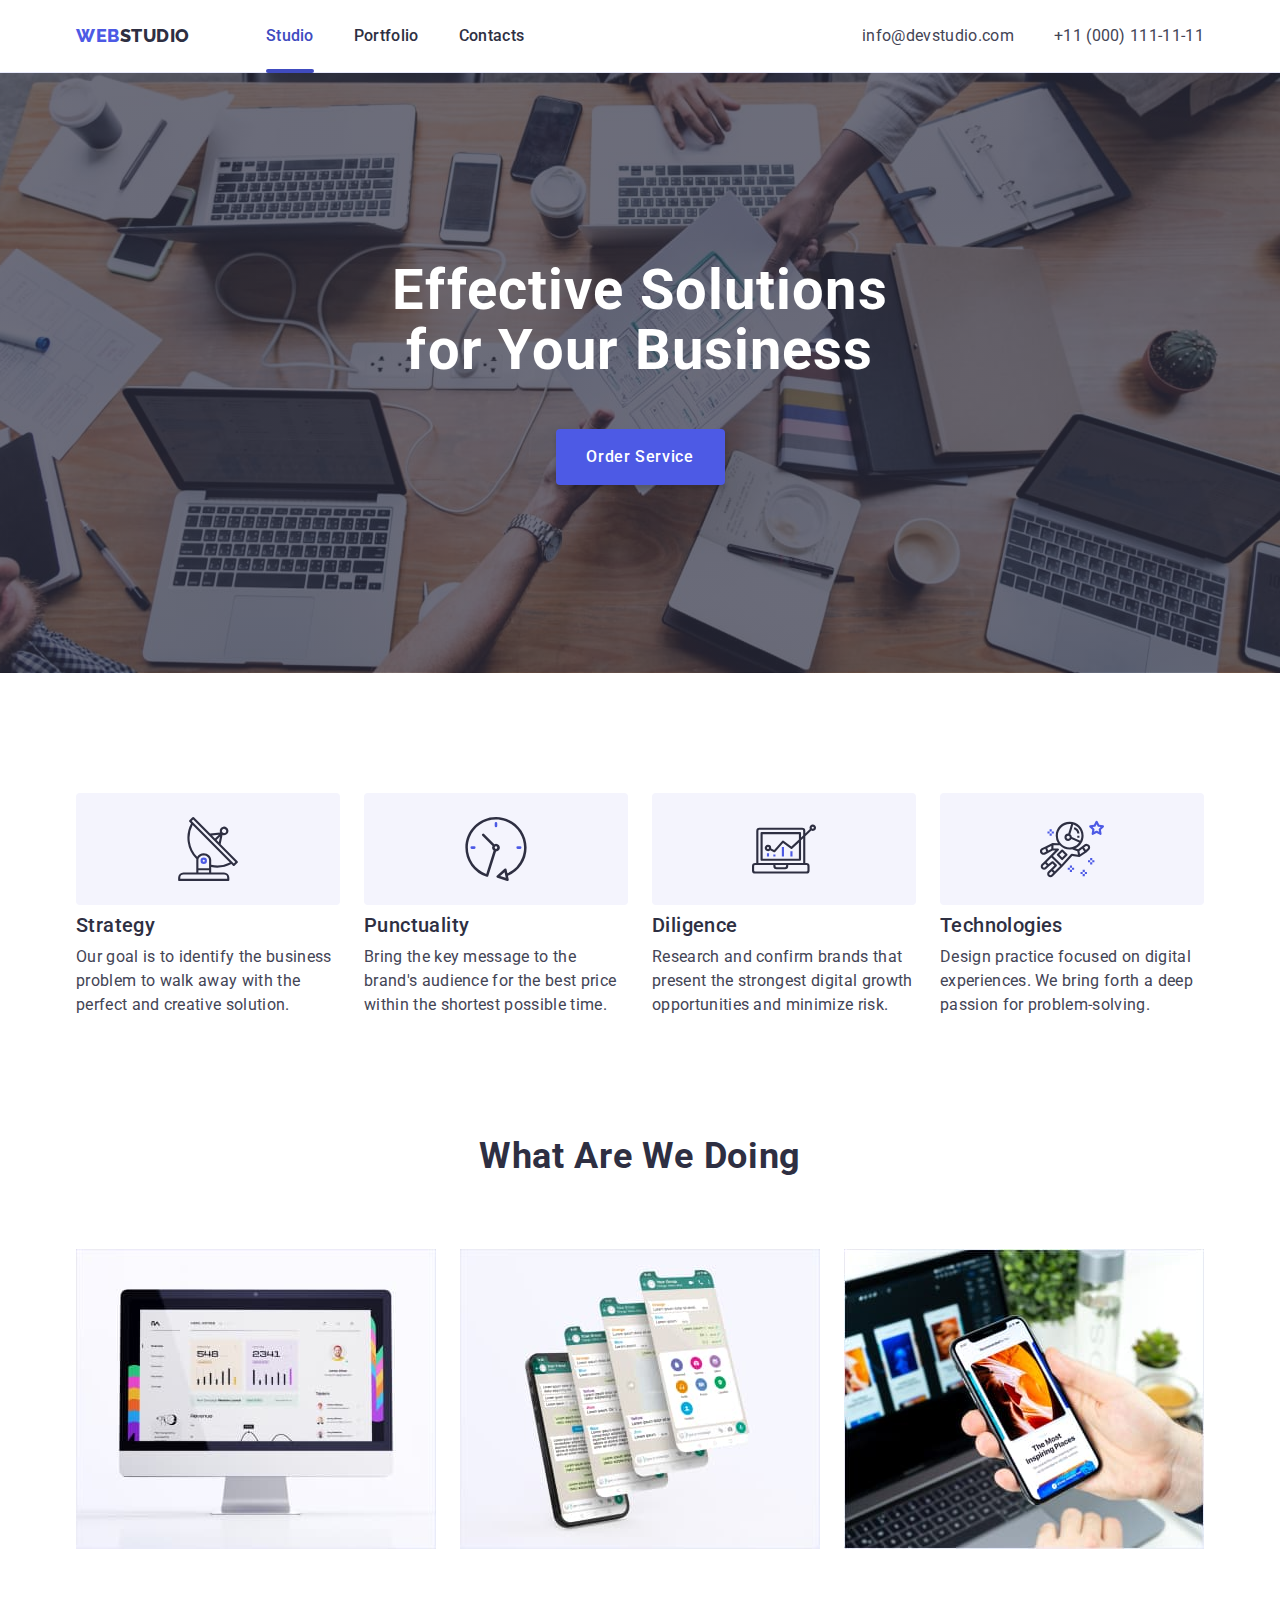
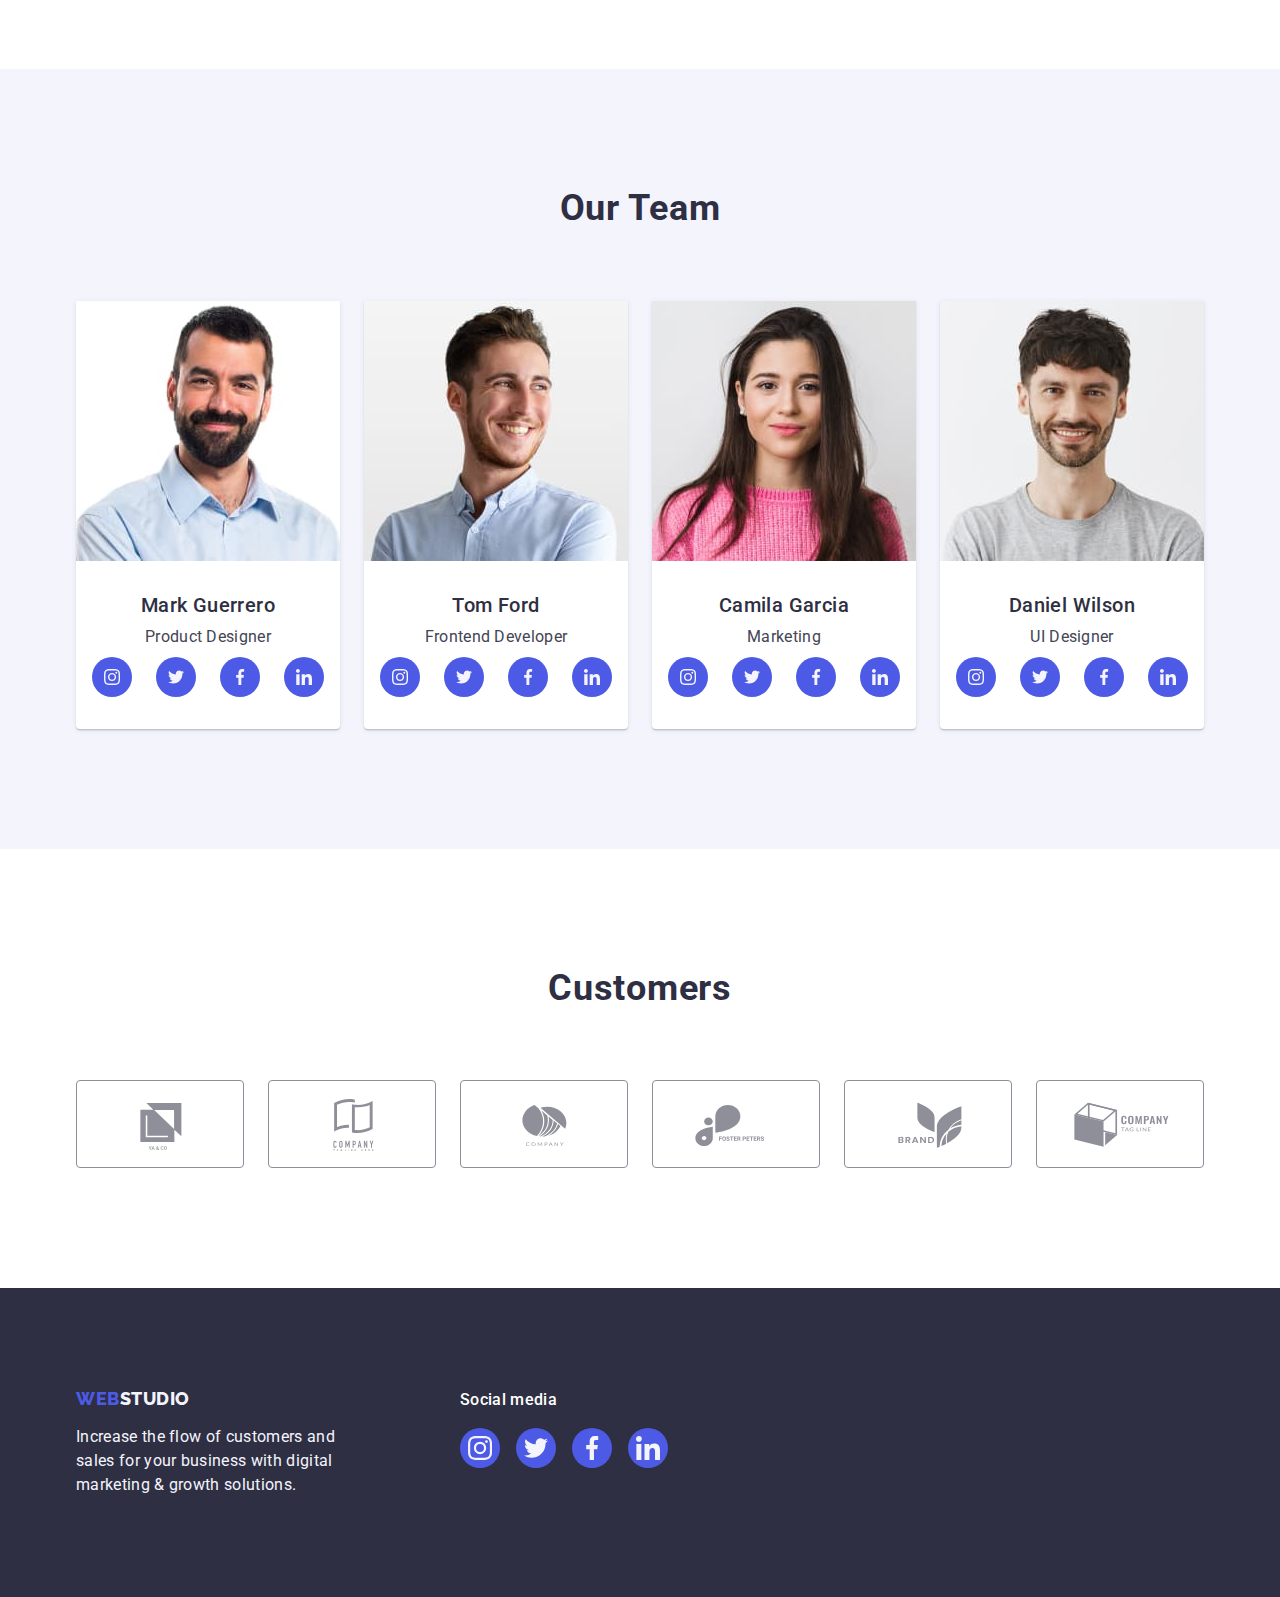
<file: index.html>
<!DOCTYPE html>
<html lang="en">
  <head>
    <meta charset="UTF-8" />
    <meta http-equiv="X-UA-Compatible" content="IE=edge" />
    <meta name="viewport" content="width=device-width, initial-scale=1.0" />
    <link rel="preconnect" href="https://fonts.googleapis.com" />
    <link rel="preconnect" href="https://fonts.gstatic.com" crossorigin />
    <link
      href="https://fonts.googleapis.com/css2?family=Raleway:wght@800&family=Roboto:wght@400;500;700&display=swap"
      rel="stylesheet"
    />
    <link
      rel="stylesheet"
      href="https://cdnjs.cloudflare.com/ajax/libs/modern-normalize/1.1.0/modern-normalize.min.css"
    />
    <link rel="stylesheet" href="./css/style.css" />
    <title>Web Studio</title>
  </head>
  <body>
    <header class="header">
      <div class="container header-container">
        <nav class="navigation">
          <a class="navigation-logo-web logo link" href="./index.html">
            Web<span class="navigation-logo-studio">Studio</span>
          </a>

          <ul class="navigation-list list">
            <li class="navigation-item">
              <a class="navigation-link current link" href="./index.html"
                >Studio</a
              >
            </li>
            <li class="navigation-item">
              <a class="navigation-link link" href="./portfolio.html"
                >Portfolio</a
              >
            </li>
            <li class="navigation-item">
              <a class="navigation-link link" href="">Contacts</a>
            </li>
          </ul>
        </nav>

        <address class="contact">
          <ul class="contact-list list">
            <li class="contact-item">
              <a class="contact-link link" href="mailto:info@devstudio.com"
                >info@devstudio.com</a
              >
            </li>
            <li class="contact-item">
              <a class="contact-link link" href="tel:+110001111111"
                >+11 (000) 111-11-11</a
              >
            </li>
          </ul>
        </address>
      </div>
    </header>
    <main>
      <section class="hero">
        <div class="container">
          <h1 class="hero-title">Effective Solutions for Your Business</h1>
          <button class="hero-button" type="button" data-modal-open>
            Order Service
          </button>
        </div>
      </section>

      <section class="features">
        <div class="container">
          <h2 class="features-title secondary-title visually-hidden">
            Features
          </h2>
          <ul class="features-list list">
            <li class="features-item">
              <div class="features-icon">
                <svg class="icon" width="64" height="64">
                  <use href="./images/icons.svg#icon-antenna"></use>
                </svg>
              </div>
              <h3 class="features-subtitle card-title">Strategy</h3>
              <p class="features-text card-description">
                Our goal is to identify the business problem to walk away with
                the perfect and creative solution.
              </p>
            </li>
            <li class="features-item">
              <div class="features-icon">
                <svg class="icon" width="64" height="64">
                  <use href="./images/icons.svg#icon-clock"></use>
                </svg>
              </div>
              <h3 class="features-subtitle card-title">Punctuality</h3>
              <p class="features-text card-description">
                Bring the key message to the brand's audience for the best price
                within the shortest possible time.
              </p>
            </li>
            <li class="features-item">
              <div class="features-icon">
                <svg class="icon" width="64" height="64">
                  <use href="./images/icons.svg#icon-diagram"></use>
                </svg>
              </div>
              <h3 class="features-subtitle card-title">Diligence</h3>
              <p class="features-text card-description">
                Research and confirm brands that present the strongest digital
                growth opportunities and minimize risk.
              </p>
            </li>
            <li class="features-item">
              <div class="features-icon">
                <svg class="icon" width="64" height="64">
                  <use href="./images/icons.svg#icon-astronaut"></use>
                </svg>
              </div>
              <h3 class="features-subtitle card-title">Technologies</h3>
              <p class="features-text card-description">
                Design practice focused on digital experiences. We bring forth a
                deep passion for problem-solving.
              </p>
            </li>
          </ul>
        </div>
      </section>

      <section class="specialization">
        <div class="container">
          <h2 class="specialization-title secondary-title">
            What are we doing
          </h2>
          <ul class="specialization-list list">
            <li class="specialization-item">
              <img
                src="./images/specialization/image-1.jpg"
                alt="monitor"
                width="360"
                height="300"
              />
            </li>
            <li class="specialization-item">
              <img
                src="./images/specialization/image-2.jpg"
                alt="messenger in the phone"
                width="360"
                height="300"
              />
            </li>
            <li class="specialization-item">
              <img
                src="./images/specialization/image-3.jpg"
                alt="website on the phone"
                width="360"
                height="300"
              />
            </li>
          </ul>
        </div>
      </section>

      <section class="team">
        <div class="container">
          <h2 class="team-title secondary-title">Our Team</h2>
          <ul class="team-list list">
            <li class="team-item">
              <img
                src="./images/team/image-4.jpg"
                alt="the company's product designer"
                width="264"
                height="260"
              />
              <div class="card-container">
                <h3 class="team-name card-title">Mark Guerrero</h3>
                <p class="team-position card-description">Product Designer</p>
                <ul class="team-social-list list">
                  <li class="team-social-item">
                    <a class="team-social-link" href="">
                      <svg class="team-social-icon" width="16" height="16">
                        <use href="./images/icons.svg#icon-instagram"></use>
                      </svg>
                    </a>
                  </li>
                  <li class="team-social-item">
                    <a class="team-social-link" href="">
                      <svg class="team-social-icon" width="16" height="16">
                        <use href="./images/icons.svg#icon-twitter"></use>
                      </svg>
                    </a>
                  </li>
                  <li class="team-social-item">
                    <a class="team-social-link" href="">
                      <svg class="team-social-icon" width="16" height="16">
                        <use href="./images/icons.svg#icon-facebook"></use>
                      </svg>
                    </a>
                  </li>
                  <li class="team-social-item">
                    <a class="team-social-link" href="">
                      <svg class="team-social-icon" width="16" height="16">
                        <use href="./images/icons.svg#icon-linkedin"></use>
                      </svg>
                    </a>
                  </li>
                </ul>
              </div>
            </li>
            <li class="team-item">
              <img
                src="./images/team/image-5.jpg"
                alt="the company's frontend developer"
                width="264"
                height="260"
              />
              <div class="card-container">
                <h3 class="team-name card-title">Tom Ford</h3>
                <p class="team-position card-description">Frontend Developer</p>
                <ul class="team-social-list list">
                  <li class="team-social-item">
                    <a class="team-social-link" href="">
                      <svg class="team-social-icon" width="16" height="16">
                        <use href="./images/icons.svg#icon-instagram"></use>
                      </svg>
                    </a>
                  </li>
                  <li class="team-social-item">
                    <a class="team-social-link" href="">
                      <svg class="team-social-icon" width="16" height="16">
                        <use href="./images/icons.svg#icon-twitter"></use>
                      </svg>
                    </a>
                  </li>
                  <li class="team-social-item">
                    <a class="team-social-link" href="">
                      <svg class="team-social-icon" width="16" height="16">
                        <use href="./images/icons.svg#icon-facebook"></use>
                      </svg>
                    </a>
                  </li>
                  <li class="team-social-item">
                    <a class="team-social-link" href="">
                      <svg class="team-social-icon" width="16" height="16">
                        <use href="./images/icons.svg#icon-linkedin"></use>
                      </svg>
                    </a>
                  </li>
                </ul>
              </div>
            </li>
            <li class="team-item">
              <img
                src="./images/team/image-6.jpg"
                alt="the company's marketer"
                width="264"
                height="260"
              />
              <div class="card-container">
                <h3 class="team-name card-title">Camila Garcia</h3>
                <p class="team-position card-description">Marketing</p>
                <ul class="team-social-list list">
                  <li class="team-social-item">
                    <a class="team-social-link" href="">
                      <svg class="team-social-icon" width="16" height="16">
                        <use href="./images/icons.svg#icon-instagram"></use>
                      </svg>
                    </a>
                  </li>
                  <li class="team-social-item">
                    <a class="team-social-link" href="">
                      <svg class="team-social-icon" width="16" height="16">
                        <use href="./images/icons.svg#icon-twitter"></use>
                      </svg>
                    </a>
                  </li>
                  <li class="team-social-item">
                    <a class="team-social-link" href="">
                      <svg class="team-social-icon" width="16" height="16">
                        <use href="./images/icons.svg#icon-facebook"></use>
                      </svg>
                    </a>
                  </li>
                  <li class="team-social-item">
                    <a class="team-social-link" href="">
                      <svg class="team-social-icon" width="16" height="16">
                        <use href="./images/icons.svg#icon-linkedin"></use>
                      </svg>
                    </a>
                  </li>
                </ul>
              </div>
            </li>
            <li class="team-item">
              <img
                src="./images/team/image-7.jpg"
                alt="the company's ui designer"
                width="264"
                height="260"
              />
              <div class="card-container">
                <h3 class="team-name card-title">Daniel Wilson</h3>
                <p class="team-position card-description">UI Designer</p>
                <ul class="team-social-list list">
                  <li class="team-social-item">
                    <a class="team-social-link" href="">
                      <svg class="team-social-icon" width="16" height="16">
                        <use href="./images/icons.svg#icon-instagram"></use>
                      </svg>
                    </a>
                  </li>
                  <li class="team-social-item">
                    <a class="team-social-link" href="">
                      <svg class="team-social-icon" width="16" height="16">
                        <use href="./images/icons.svg#icon-twitter"></use>
                      </svg>
                    </a>
                  </li>
                  <li class="team-social-item">
                    <a class="team-social-link" href="">
                      <svg class="team-social-icon" width="16" height="16">
                        <use href="./images/icons.svg#icon-facebook"></use>
                      </svg>
                    </a>
                  </li>
                  <li class="team-social-item">
                    <a class="team-social-link" href="">
                      <svg class="team-social-icon" width="16" height="16">
                        <use href="./images/icons.svg#icon-linkedin"></use>
                      </svg>
                    </a>
                  </li>
                </ul>
              </div>
            </li>
          </ul>
        </div>
      </section>

      <section class="customers">
        <div class="container">
          <h2 class="customers-title secondary-title">Customers</h2>
          <ul class="customers-list list">
            <li class="customers-item">
              <a class="customers-link" href="">
                <svg class="customers-icon" width="104" height="56">
                  <use href="./images/icons.svg#icon-logo-1"></use>
                </svg>
              </a>
            </li>
            <li class="customers-item">
              <a class="customers-link" href="">
                <svg class="customers-icon" width="104" height="56">
                  <use href="./images/icons.svg#icon-logo-2"></use>
                </svg>
              </a>
            </li>
            <li class="customers-item">
              <a class="customers-link" href="">
                <svg class="customers-icon" width="104" height="56">
                  <use href="./images/icons.svg#icon-logo-3"></use>
                </svg>
              </a>
            </li>
            <li class="customers-item">
              <a class="customers-link" href="">
                <svg class="customers-icon" width="104" height="56">
                  <use href="./images/icons.svg#icon-logo-4"></use>
                </svg>
              </a>
            </li>
            <li class="customers-item">
              <a class="customers-link" href="">
                <svg class="customers-icon" width="104" height="56">
                  <use href="./images/icons.svg#icon-logo-5"></use>
                </svg>
              </a>
            </li>
            <li class="customers-item">
              <a class="customers-link" href="">
                <svg class="customers-icon" width="104" height="56">
                  <use href="./images/icons.svg#icon-logo-6"></use>
                </svg>
              </a>
            </li>
          </ul>
        </div>
      </section>
    </main>
    <footer class="footer">
      <div class="container footer-container">
        <div class="footer-info">
          <a class="footer-logo-web logo link" href="./index.html">
            Web<span class="footer-logo-studio-invert">Studio</span>
          </a>
          <p class="footer-text">
            Increase the flow of customers and sales for your business with
            digital marketing & growth solutions.
          </p>
        </div>
        <div class="footer-social">
          <p class="footer-text-media">Social media</p>
          <ul class="footer-social-list list">
            <li class="footer-social-item">
              <a class="footer-social-link" href="">
                <svg class="team-social-icon" width="24" height="24">
                  <use href="./images/icons.svg#icon-instagram"></use>
                </svg>
              </a>
            </li>
            <li class="footer-social-item">
              <a class="footer-social-link" href="">
                <svg class="team-social-icon" width="24" height="24">
                  <use href="./images/icons.svg#icon-twitter"></use>
                </svg>
              </a>
            </li>
            <li class="footer-social-item">
              <a class="footer-social-link" href="">
                <svg class="team-social-icon" width="24" height="24">
                  <use href="./images/icons.svg#icon-facebook"></use>
                </svg>
              </a>
            </li>
            <li class="footer-social-item">
              <a class="footer-social-link" href="">
                <svg class="team-social-icon" width="24" height="24">
                  <use href="./images/icons.svg#icon-linkedin"></use>
                </svg>
              </a>
            </li>
          </ul>
        </div>
      </div>
    </footer>
    <div class="backdrop is-hidden" data-modal>
      <div class="modal">
        <button class="modal-btn-close" type="button" data-modal-close>
          <svg class="modal-btn-close-icon" width="8" height="8">
            <use href="./images/icons.svg#icon-close"></use>
          </svg>
        </button>
      </div>
    </div>
    <script src="./js/modal.js"></script>
  </body>
</html>
</file>
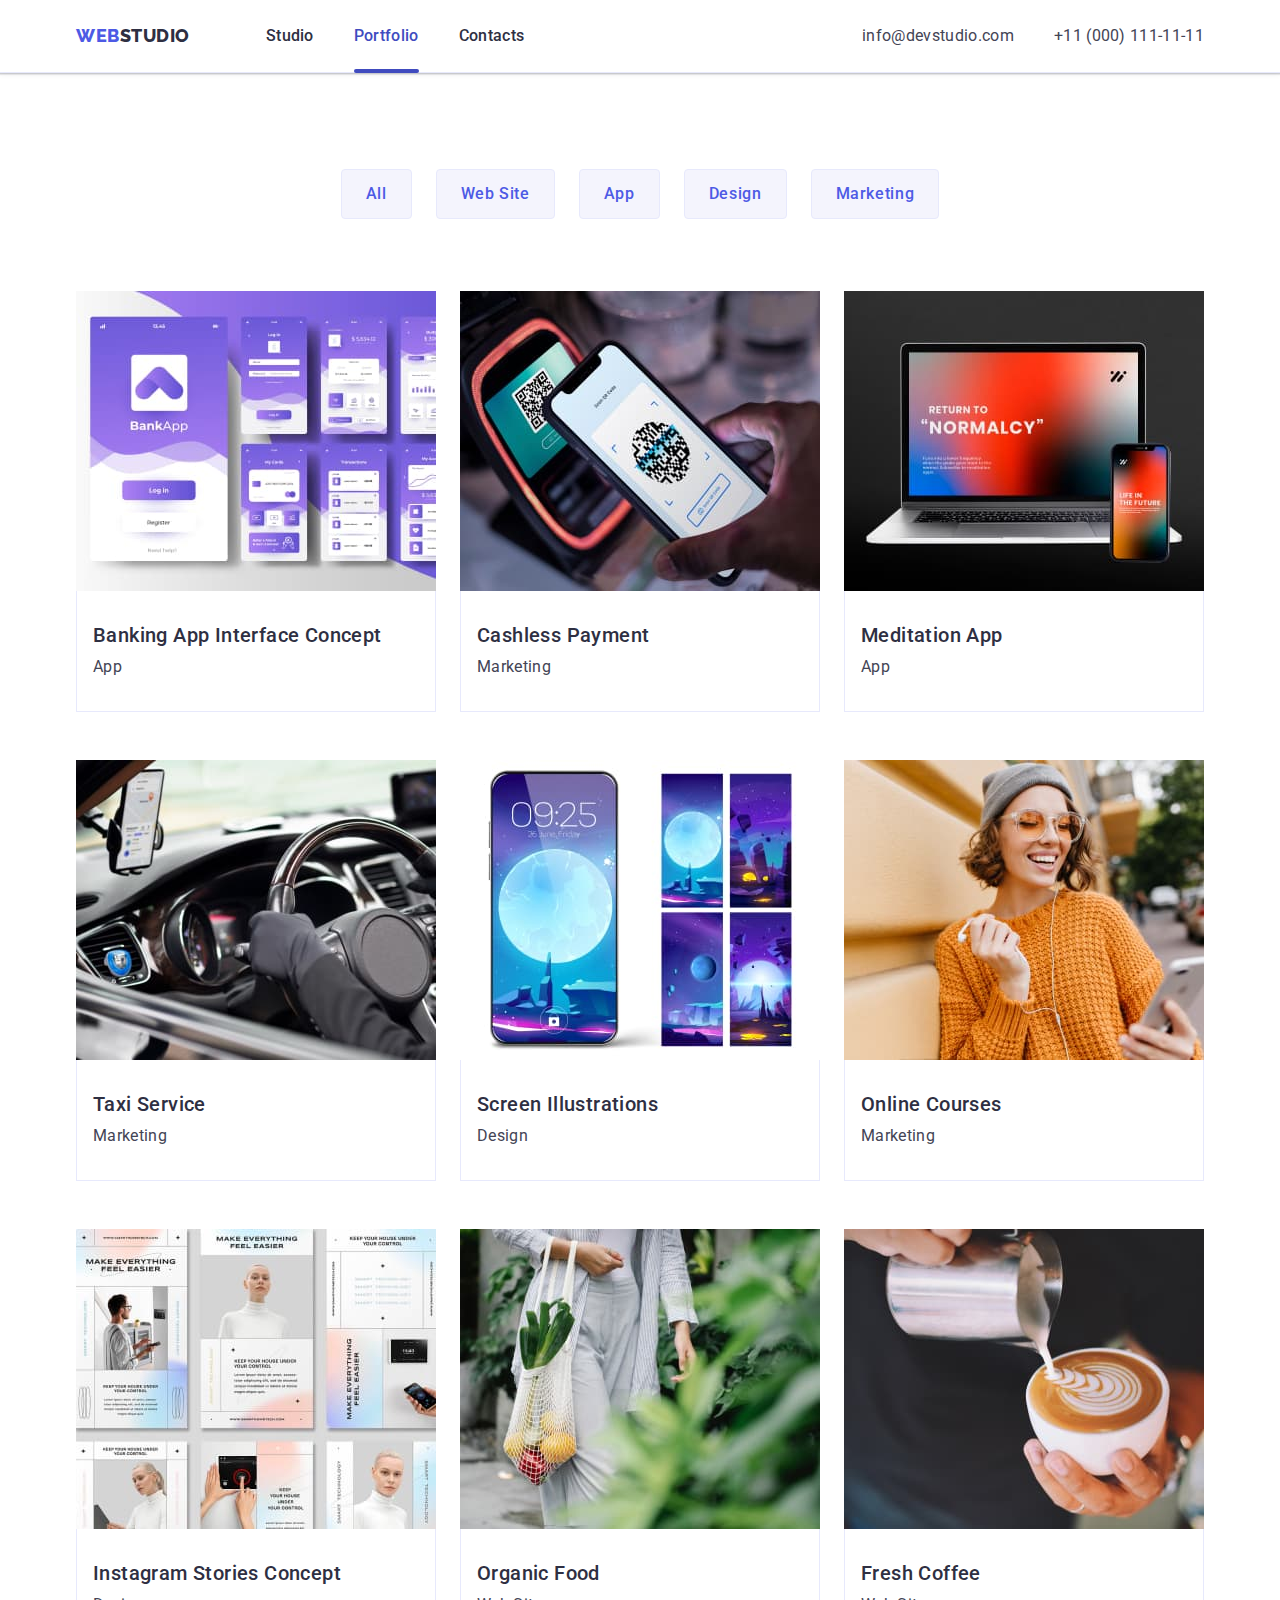
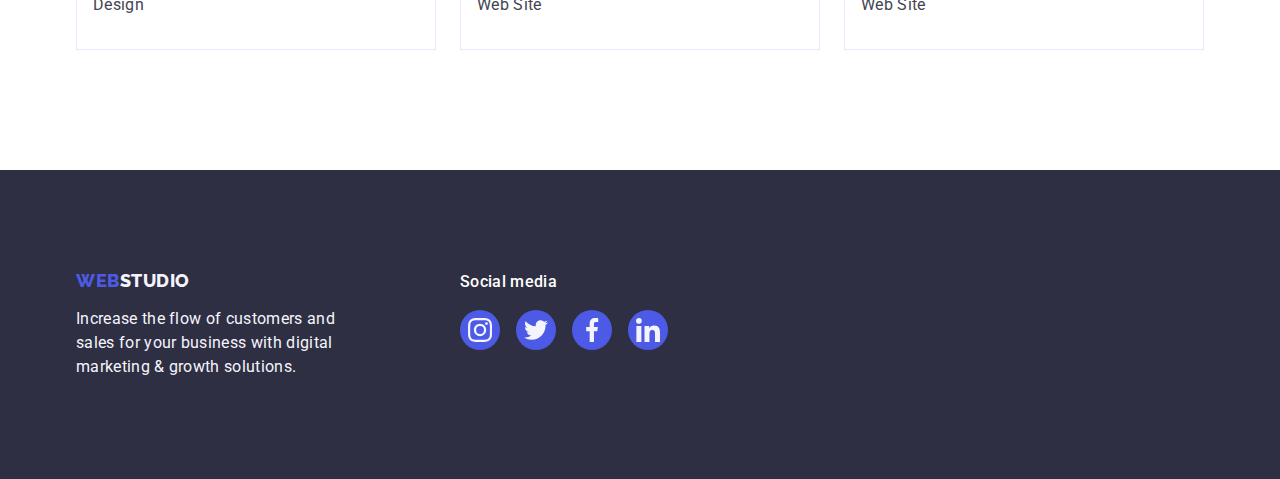
<file: portfolio.html>
<!DOCTYPE html>
<html lang="en">
  <head>
    <meta charset="UTF-8" />
    <meta http-equiv="X-UA-Compatible" content="IE=edge" />
    <meta name="viewport" content="width=device-width, initial-scale=1.0" />
    <link rel="preconnect" href="https://fonts.googleapis.com" />
    <link rel="preconnect" href="https://fonts.gstatic.com" crossorigin />
    <link
      href="https://fonts.googleapis.com/css2?family=Raleway:wght@800&family=Roboto:wght@400;500;700&display=swap"
      rel="stylesheet"
    />
    <link
      rel="stylesheet"
      href="https://cdnjs.cloudflare.com/ajax/libs/modern-normalize/1.1.0/modern-normalize.min.css"
    />
    <link rel="stylesheet" href="./css/style.css" />
    <title>Portfolio</title>
  </head>
  <body>
    <header class="header">
      <div class="container header-container">
        <nav class="navigation">
          <a class="navigation-logo-web logo link" href="./index.html">
            Web<span class="navigation-logo-studio">Studio</span>
          </a>
          <ul class="navigation-list list">
            <li class="navigation-item">
              <a class="navigation-link link" href="./index.html">Studio</a>
            </li>
            <li class="navigation-item">
              <a class="navigation-link current link" href="./portfolio.html"
                >Portfolio</a
              >
            </li>
            <li class="navigation-item">
              <a class="navigation-link link" href="">Contacts</a>
            </li>
          </ul>
        </nav>

        <address class="contact">
          <ul class="contact-list list">
            <li class="contact-item">
              <a class="contact-link link" href="mailto:info@devstudio.com"
                >info@devstudio.com</a
              >
            </li>
            <li class="contact-item">
              <a class="contact-link link" href="tel:+110001111111"
                >+11 (000) 111-11-11</a
              >
            </li>
          </ul>
        </address>
      </div>
    </header>

    <main>
      <section class="works">
        <div class="container">
          <h1 class="visually-hidden">Portfilio WebStudio</h1>
          <ul class="works-filter-list list">
            <li class="work-filter-item">
              <button class="works-filter-button" type="button">All</button>
            </li>
            <li class="work-filter-item">
              <button class="works-filter-button" type="button">
                Web Site
              </button>
            </li>
            <li class="work-filter-item">
              <button class="works-filter-button" type="button">App</button>
            </li>
            <li class="work-filter-item">
              <button class="works-filter-button" type="button">Design</button>
            </li>
            <li class="work-filter-item">
              <button class="works-filter-button" type="button">
                Marketing
              </button>
            </li>
          </ul>

          <ul class="works-card-list list">
            <li class="works-card-item">
              <a class="works-card-link link" href="">
                <div class="works-card-img-inner">
                  <img
                    src="./images/works/image-8.jpg"
                    alt="mobile app"
                    width="360"
                    height="300"
                  />
                  <p class="works-card-img-text">
                    14 Stylish and User-Friendly App Design Concepts · Task
                    Manager App · Calorie Tracker App · Exotic Fruit Ecommerce
                    App · Cloud Storage App
                  </p>
                </div>
                <div class="works-card-description">
                  <h2 class="works-card-subtitle card-title">
                    Banking App Interface Concept
                  </h2>
                  <p class="works-card-text card-description">App</p>
                </div>
              </a>
            </li>
            <li class="works-card-item">
              <a class="works-card-link link" href="">
                <div class="works-card-img-inner">
                  <img
                    src="./images/works/image-9.jpg"
                    alt="scan qr code"
                    width="360"
                    height="300"
                  />
                  <p class="works-card-img-text">
                    14 Stylish and User-Friendly App Design Concepts · Task
                    Manager App · Calorie Tracker App · Exotic Fruit Ecommerce
                    App · Cloud Storage App
                  </p>
                </div>
                <div class="works-card-description">
                  <h2 class="works-card-subtitle card-title">
                    Cashless Payment
                  </h2>
                  <p class="works-card-text card-description">Marketing</p>
                </div>
              </a>
            </li>
            <li class="works-card-item">
              <a class="works-card-link link" href="">
                <div class="works-card-img-inner">
                  <img
                    src="./images/works/image-10.jpg"
                    alt="laptop and mobile app"
                    width="360"
                    height="300"
                  />
                  <p class="works-card-img-text">
                    14 Stylish and User-Friendly App Design Concepts · Task
                    Manager App · Calorie Tracker App · Exotic Fruit Ecommerce
                    App · Cloud Storage App
                  </p>
                </div>

                <div class="works-card-description">
                  <h2 class="works-card-subtitle card-title">Meditation App</h2>
                  <p class="works-card-text card-description">App</p>
                </div>
              </a>
            </li>
            <li class="works-card-item">
              <a class="works-card-link link" href="">
                <div class="works-card-img-inner">
                  <img
                    src="./images/works/image-11.jpg"
                    alt="mobile app for taxi"
                    width="360"
                    height="300"
                  />
                  <p class="works-card-img-text">
                    14 Stylish and User-Friendly App Design Concepts · Task
                    Manager App · Calorie Tracker App · Exotic Fruit Ecommerce
                    App · Cloud Storage App
                  </p>
                </div>

                <div class="works-card-description">
                  <h2 class="works-card-subtitle card-title">Taxi Service</h2>
                  <p class="works-card-text card-description">Marketing</p>
                </div>
              </a>
            </li>
            <li class="works-card-item">
              <a class="works-card-link link" href="">
                <div class="works-card-img-inner">
                  <img
                    src="./images/works/image-12.jpg"
                    alt="mobile home design"
                    width="360"
                    height="300"
                  />
                  <p class="works-card-img-text">
                    14 Stylish and User-Friendly App Design Concepts · Task
                    Manager App · Calorie Tracker App · Exotic Fruit Ecommerce
                    App · Cloud Storage App
                  </p>
                </div>

                <div class="works-card-description">
                  <h2 class="works-card-subtitle card-title">
                    Screen Illustrations
                  </h2>
                  <p class="works-card-text card-description">Design</p>
                </div>
              </a>
            </li>
            <li class="works-card-item">
              <a class="works-card-link link" href="">
                <div class="works-card-img-inner">
                  <img
                    src="./images/works/image-13.jpg"
                    alt="woman in glasses"
                    width="360"
                    height="300"
                  />
                  <p class="works-card-img-text">
                    14 Stylish and User-Friendly App Design Concepts · Task
                    Manager App · Calorie Tracker App · Exotic Fruit Ecommerce
                    App · Cloud Storage App
                  </p>
                </div>

                <div class="works-card-description">
                  <h2 class="works-card-subtitle card-title">Online Courses</h2>
                  <p class="works-card-text card-description">Marketing</p>
                </div>
              </a>
            </li>
            <li class="works-card-item">
              <a class="works-card-link link" href="">
                <div class="works-card-img-inner">
                  <img
                    src="./images/works/image-14.jpg"
                    alt="site design"
                    width="360"
                    height="300"
                  />
                  <p class="works-card-img-text">
                    14 Stylish and User-Friendly App Design Concepts · Task
                    Manager App · Calorie Tracker App · Exotic Fruit Ecommerce
                    App · Cloud Storage App
                  </p>
                </div>

                <div class="works-card-description">
                  <h2 class="works-card-subtitle card-title">
                    Instagram Stories Concept
                  </h2>
                  <p class="works-card-text card-description">Design</p>
                </div>
              </a>
            </li>
            <li class="works-card-item">
              <a class="works-card-link link" href="">
                <div class="works-card-img-inner">
                  <img
                    src="./images/works/image-15.jpg"
                    alt="buy food"
                    width="360"
                    height="300"
                  />
                  <p class="works-card-img-text">
                    14 Stylish and User-Friendly App Design Concepts · Task
                    Manager App · Calorie Tracker App · Exotic Fruit Ecommerce
                    App · Cloud Storage App
                  </p>
                </div>

                <div class="works-card-description">
                  <h2 class="works-card-subtitle card-title">Organic Food</h2>
                  <p class="works-card-text card-description">Web Site</p>
                </div>
              </a>
            </li>
            <li class="works-card-item">
              <a class="works-card-link link" href="">
                <div class="works-card-img-inner">
                  <img
                    src="./images/works/image-16.jpg"
                    alt="making coffee"
                    width="360"
                    height="300"
                  />
                  <p class="works-card-img-text">
                    14 Stylish and User-Friendly App Design Concepts · Task
                    Manager App · Calorie Tracker App · Exotic Fruit Ecommerce
                    App · Cloud Storage App
                  </p>
                </div>

                <div class="works-card-description">
                  <h2 class="works-card-subtitle card-title">Fresh Coffee</h2>
                  <p class="works-card-text card-description">Web Site</p>
                </div>
              </a>
            </li>
          </ul>
        </div>
      </section>
    </main>
    <footer class="footer">
      <div class="container footer-container">
        <div class="footer-info">
          <a class="footer-logo-web logo link" href="./index.html">
            Web<span class="footer-logo-studio-invert">Studio</span>
          </a>
          <p class="footer-text">
            Increase the flow of customers and sales for your business with
            digital marketing & growth solutions.
          </p>
        </div>
        <div class="footer-social">
          <p class="footer-text-media">Social media</p>
          <ul class="footer-social-list list">
            <li class="footer-social-item">
              <a class="footer-social-link" href="">
                <svg class="team-social-icon" width="24" height="24">
                  <use href="./images/icons.svg#icon-instagram"></use>
                </svg>
              </a>
            </li>
            <li class="footer-social-item">
              <a class="footer-social-link" href="">
                <svg class="team-social-icon" width="24" height="24">
                  <use href="./images/icons.svg#icon-twitter"></use>
                </svg>
              </a>
            </li>
            <li class="footer-social-item">
              <a class="footer-social-link" href="">
                <svg class="team-social-icon" width="24" height="24">
                  <use href="./images/icons.svg#icon-facebook"></use>
                </svg>
              </a>
            </li>
            <li class="footer-social-item">
              <a class="footer-social-link" href="">
                <svg class="team-social-icon" width="24" height="24">
                  <use href="./images/icons.svg#icon-linkedin"></use>
                </svg>
              </a>
            </li>
          </ul>
        </div>
      </div>
    </footer>
  </body>
</html>
</file>
<file: css/style.css>
:root {
  --color-text-main: #2e2f42;
  --color-text-secondary: #434455;
  --color-text-hero-title: #ffffff;
  --color-text-secondary-title: #2e2f42;
  --color-text-works-card-hover-focus: #f4f4fd;

  --color-text-logo-web: #4d5ae5;
  --color-text-navigation-logo-studio: #2e2f42;
  --color-text-footer: #f4f4fd;
  --color-text-footer-logo-studio-invert: #f4f4fd;
  --color-text-hero-button: #ffffff;
  --color-text-filter-button: #4d5ae5;
  --color-text-filter-button-hover-focus: #ffffff;
  --color-text-footer-media: #fff;
  --color-navigation-hover-focus: #404bbf;
  --color-navigation-current: #404bbf;
  --color-contact-hover-focus: #404bbf;
  --color-filter-button-current: #404bbf;
  --color-filter-button-hover-focus: #404bbf;

  --color-border-bottom-header: #e7e9fc;
  --color-border-customers-item: #8e8f99;
  --color-border-customers-item-hover-focus: #404bbf;
  --color-border-filter-button: #e7e9fc;
  --color-border-works-description: #e7e9fc;

  --color-icon-social: #f4f4fd;
  --color-icon-customers: #8e8f99;
  --color-icon-customers-hover-focus: #404bbf;

  --color-current-link: #404bbf;

  --color-background-body: #ffffff;
  --color-background-hero: #2e2f42;
  --color-background-button-order: #4d5ae5;
  --color-background-button-order-hover-focus: #404bbf;
  --color-background-icon-features: #f4f4fd;
  --color-background-team: #f4f4fd;
  --color-background-team-item: #ffffff;
  --color-background-team-social-link: #4d5ae5;
  --color-background-team-socisl-link-hover-focus: #404bbf;
  --color-background-footer: #2e2f42;
  --color-background-filter-button: #f4f4fd;
  --color-background-footer-social-link: #4d5ae5;
  --color-background-footer-social-link-hover-focus: #31d0aa;
  --color-background-works-card-text-hover-focus: #4d5ae5;
  --color-background-modal: #fcfcfc;
  --color-background-works-button-close: #e7e9fc;
  --color-background-works-button-close-hover-focus: #404bbf;

  --color-fill-works-button-close-icon-hover-focus: #ffffff;

  --color-overlay-hero: rgba(46, 47, 66, 0.7);

  --transition-duration: 250ms;
  --transition-timing-function: cubic-bezier(0.4, 0, 0.2, 1);
}

.visually-hidden {
  position: absolute;
  white-space: nowrap;
  width: 1px;
  height: 1px;
  overflow: hidden;
  border: 0;
  padding: 0;
  clip: rect(0 0 0 0);
  clip-path: inset(50%);
  margin: -1px;
}
.link {
  text-decoration: none;
}
.list {
  margin: 0;
  padding: 0;
  list-style: none;
}
h1,
h2,
h3,
h4 {
  margin: 0;
  padding: 0;
}
img {
  display: block;
}
p {
  margin: 0;
  padding: 0;
}
button {
  padding: 0;
  cursor: pointer;
}
body {
  margin: 0 auto;
  font-family: "Roboto", sans-serif;
  font-weight: normal;
  color: var(--color-text-secondary);
  background: var(--color-background-body);
}
.container {
  padding: 0 15px;
  margin-left: auto;
  margin-right: auto;
  width: 1158px;
}

/* ============ COMPONENTS ============ */
.secondary-title {
  font-weight: 700;
  font-size: 36px;
  line-height: 1.11;
  letter-spacing: 0.02em;
  text-transform: capitalize;
  color: var(--color-text-secondary-title);
  text-align: center;
}
.card-title {
  /* features, team */
  font-weight: 500;
  font-size: 20px;
  line-height: 1.2;
  letter-spacing: 0.02em;
  color: var(--color-text-main);
}
.card-description {
  /* features, team */
  font-size: 16px;
  line-height: 1.5;
  letter-spacing: 0.02em;
}
.navigation-link.current {
  color: var(--color-current-link);
}
.current::after {
  content: "";
  position: absolute;
  display: block;
  bottom: -1px;
  height: 4px;
  width: 100%;
  background-color: var(--color-current-link);
  border-radius: 2px;
}

/* ============ COMPONENTS ============ */

/* ============ STUDIO ============ */
/* ============ HEADER ============ */
.header {
  border-bottom: 1px solid var(--color-border-bottom-header);
  box-shadow: 0px 2px 1px rgba(46, 47, 66, 0.08),
    0px 1px 1px rgba(46, 47, 66, 0.16), 0px 1px 6px rgba(46, 47, 66, 0.08);
}
.header-container {
  display: flex;
  justify-content: space-between;
  align-items: center;
}
.navigation {
  display: flex;
  align-items: center;
}
.navigation-logo-web {
  margin-right: 76px;
}
.navigation-list {
  display: flex;
  gap: 40px;
}

.contact-list {
  display: flex;
  gap: 40px;
  align-items: center;
}
.logo {
  text-transform: uppercase;
  font-family: "Raleway", sans-serif;
  font-weight: 800;
  font-size: 18px;
  line-height: 1.17;
  letter-spacing: 0.03em;
}
.navigation-logo-web,
.footer-logo-web {
  color: var(--color-text-logo-web);
}
.navigation-logo-studio {
  color: var(--color-text-navigation-logo-studio);
}
.navigation-link {
  display: block;
  position: relative;
  padding: 24px 0;
  font-weight: 500;
  font-size: 16px;
  line-height: 1.5;
  letter-spacing: 0.02em;
  color: var(--color-text-main);
  transition-property: color;
  transition-duration: var(--transition-duration);
  transition-timing-function: var(--transition-timing-function);
}
.navigation-link:hover,
.navigation-link:focus {
  color: var(--color-navigation-hover-focus);
}

.contact {
  font-style: normal;
}
.contact-link {
  font-size: 16px;
  line-height: 1.5;
  letter-spacing: 0.02em;
  color: var(--color-text-secondary);
  transition-property: color;
  transition-duration: var(--transition-duration);
  transition-timing-function: var(--transition-timing-function);
}
.contact-link:hover,
.contact-link:focus {
  color: var(--color-contact-hover-focus);
}
/* ============ /HEADER ============ */

/* ============ HERO ============ */
.hero {
  max-width: 1440px;
  margin-right: auto;
  margin-left: auto;
  padding: 188px 0;
  text-align: center;
  background-color: var(--color-background-hero);
  background-image: linear-gradient(
      var(--color-overlay-hero),
      var(--color-overlay-hero)
    ),
    url(../images/hero/bg-hero.jpg);
  background-repeat: no-repeat;
  background-position: center;
  background-size: cover;
}

.hero-title {
  margin-right: auto;
  margin-left: auto;
  margin-bottom: 48px;
  max-width: 496px;
  font-weight: 700;
  font-size: 56px;
  line-height: 1.07;
  letter-spacing: 0.02em;
  color: var(--color-text-hero-title);
}
.hero-button {
  display: block;
  margin-right: auto;
  margin-left: auto;
  min-width: 169px;
  height: 56px;
  border: none;
  font-family: "Roboto", sans-serif;
  font-weight: 500;
  font-size: 16px;
  line-height: 1.5;
  letter-spacing: 0.04em;
  color: var(--color-text-hero-button);
  background-color: var(--color-background-button-order);
  box-shadow: 0px 4px 4px rgba(0, 0, 0, 0.15);
  border-radius: 4px;
  transition-property: background-color;
  transition-duration: var(--transition-duration);
  transition-timing-function: var(--transition-timing-function);
}
.hero-button:hover,
.hero-button:focus {
  background-color: var(--color-background-button-order-hover-focus);
}
/* ============ /HERO ============ */

/* ============ FEATURES ============ */
.features {
  padding: 120px 0;
}
.features-list {
  display: flex;
  gap: 24px;
}
.features-item {
  width: calc((100% - 72px) / 4);
}
.features-subtitle {
  margin-bottom: 8px;
}
.features-icon {
  margin-bottom: 8px;
  display: flex;
  height: 112px;
  justify-content: center;
  align-items: center;
  background-color: var(--color-background-icon-features);
  border-radius: 4px;
}
/* ============ /FEATURES ============ */

/* ============ SPECIALIZATION ============ */
.specialization {
  padding-bottom: 120px;
}
.specialization-list {
  display: flex;
  gap: 24px;
}
.specialization-title {
  margin-bottom: 72px;
}
.specialization-item {
  width: calc((100% - 48px) / 3);
}
/* ============ /SPECIALIZATION ============ */

/* ============ TEAM ============ */
.team-title {
  margin-bottom: 72px;
}

.team-list {
  display: flex;
  gap: 24px;
}
.team {
  padding-top: 120px;
  padding-bottom: 120px;
  background: var(--color-background-team);
}
.team-item {
  width: calc((100% - 72px) / 4);
  text-align: center;
  background: var(--color-background-team-item);
  box-shadow: 0px 1px 6px rgba(46, 47, 66, 0.08),
    0px 1px 1px rgba(46, 47, 66, 0.16), 0px 2px 1px rgba(46, 47, 66, 0.08);
  border-radius: 0px 0px 4px 4px;
}
.card-container {
  padding: 32px 0;
}
.team-name {
  margin-bottom: 8px;
}
.team-position {
  margin-bottom: 8px;
}
.team-social-list {
  display: flex;
  justify-content: center;
  gap: 24px;
  margin-left: 16px;
  margin-right: 16px;
}
.team-social-item {
  width: 40px;
  height: 40px;
}
.team-social-link {
  display: flex;
  justify-content: center;
  align-items: center;
  width: 100%;
  height: 100%;
  border-radius: 50%;
  background-color: var(--color-background-team-social-link);
  transition-property: background-color;
  transition-duration: var(--transition-duration);
  transition-timing-function: var(--transition-timing-function);
}
.team-social-icon {
  fill: var(--color-icon-social);
}
.team-social-link:hover,
.team-social-link:focus {
  background-color: var(--color-background-team-socisl-link-hover-focus);
}
/* ============ /TEAM ============ */

/* ============ CUSTOMERS ============ */
.customers {
  padding-top: 120px;
  padding-bottom: 120px;
}
.customers-title {
  margin-bottom: 72px;
  line-height: 1.1;
}
.customers-list {
  display: flex;
  gap: 24px;
}
.customers-icon {
  fill: currentColor;
}
.customers-link {
  display: flex;
  justify-content: center;
  align-items: center;
  width: 168px;
  height: 88px;
  border: 1px solid var(--color-border-customers-item);
  border-radius: 4px;
  color: var(--color-icon-customers);
  transition: border-color 250ms cubic-bezier(0.4, 0, 0.2, 1),
    color 250ms cubic-bezier(0.4, 0, 0.2, 1);
}

.customers-link:hover,
.customers-link:focus {
  color: var(--color-icon-customers-hover-focus);
  border: 1px solid var(--color-border-customers-item-hover-focus);
}

/* ============ CUSTOMERS ============ */
/* ============ /STUDIO ============ */

/* ============ PORTFOLIO ============ */
/* ============ WORKS ============ */
.works {
  padding-top: 96px;
  padding-bottom: 120px;
}
.works-filter-button {
  padding: 12px 24px;
  font-family: "Roboto", sans-serif;
  font-weight: 500;
  font-size: 16px;
  line-height: 1.5;
  letter-spacing: 0.04em;
  background-color: var(--color-background-filter-button);
  border: 1px solid var(--color-border-filter-button);
  color: var(--color-text-filter-button);
  border-radius: 4px;
  transition-property: background-color, border-color, box-shadow, color;
  transition-duration: var(--transition-duration);
  transition-timing-function: var(--transition-timing-function);
}
.works-filter-button:hover,
.works-filter-button:focus {
  background: var(--color-filter-button-hover-focus);
  color: var(--color-text-filter-button-hover-focus);
  border: 1px solid transparent;
  box-shadow: 0px 3px 1px rgba(0, 0, 0, 0.1), 0px 2px 1px rgba(0, 0, 0, 0.08),
    0px 2px 2px rgba(0, 0, 0, 0.12);
}
.works-filter-list {
  display: flex;
  justify-content: center;
  margin-bottom: 72px;
  gap: 24px;
}
.works-card-list {
  display: flex;
  justify-content: center;
  flex-wrap: wrap;
  column-gap: 24px;
  row-gap: 48px;
}
.works-card-item {
  width: calc((100% - 48px) / 3);
}
.works-card-link {
  display: block;
  transition-property: box-shadow;
  transition-duration: var(--transition-duration);
  transition-timing-function: var(--transition-timing-function);
}
.works-card-img-inner {
  position: relative;
  overflow: hidden;
}
.works-card-img-text {
  padding: 40px 32px;
  position: absolute;
  top: 0;
  width: 100%;
  height: 100%;
  overflow: auto;
  color: var(--color-text-works-card-hover-focus);
  font-size: 16px;
  line-height: 1.5;
  letter-spacing: 0.02em;
  background-color: var(--color-background-works-card-text-hover-focus);
  transform: translateY(100%);
  transition-property: transform;
  transition-duration: var(--transition-duration);
  transition-timing-function: var(--transition-timing-function);
}
.works-card-link:hover,
.works-card-link:focus {
  box-shadow: 0px 1px 6px rgba(46, 47, 66, 0.08),
    0px 1px 1px rgba(46, 47, 66, 0.16), 0px 2px 1px rgba(46, 47, 66, 0.08);
}
.works-card-link:hover .works-card-img-text,
.works-card-link:focus .works-card-img-text {
  transform: translateY(0);
}
.works-card-description {
  padding: 32px 16px;
  border: 1px solid var(--color-border-works-description);
  border-top: none;
}
.works-card-subtitle {
  margin-bottom: 8px;
}
.works-card-text {
  color: var(--color-text-secondary);
}
/* ============ /WORKS ============ */

/* ============ FOOTER ============ */
.footer {
  padding-top: 100px;
  padding-bottom: 100px;
  background: var(--color-background-footer);
}
.footer-container {
  display: flex;
  align-items: baseline;
}
.footer-logo-web {
  display: inline-block;
  margin-bottom: 16px;
}
.footer-logo-studio-invert {
  color: var(--color-text-footer-logo-studio-invert);
}
.footer-text {
  width: 264px;
  font-size: 16px;
  line-height: 1.5;
  letter-spacing: 0.02em;
  color: var(--color-text-footer);
}
.footer-info {
  margin-right: 120px;
}
.footer-text-media {
  margin-bottom: 16px;
  font-weight: 500;
  font-size: 16px;
  line-height: 1.5;
  letter-spacing: 0.02em;
  color: var(--color-text-footer-media);
}
.footer-social-list {
  display: flex;
  gap: 16px;
}
.footer-social-link {
  display: flex;
  justify-content: center;
  align-items: center;
  width: 40px;
  height: 40px;
  background-color: var(--color-background-footer-social-link);
  border-radius: 50%;
  transition-property: background-color;
  transition-duration: var(--transition-duration);
  transition-timing-function: var(--transition-timing-function);
}
.footer-social-link:hover,
.footer-social-link:focus {
  background-color: var(--color-background-footer-social-link-hover-focus);
}
/* ============ /FOOTER ============ */

/* ============ BACKDROP ============ */
.backdrop {
  position: fixed;
  top: 0;
  left: 0;
  width: 100%;
  height: 100%;
  background-color: rgba(46, 47, 66, 0.4);
  transition-property: opacity, visibility;
  transition-duration: var(--transition-duration);
  transition-timing-function: var(--transition-timing-function);
}
.modal {
  position: absolute;
  width: 408px;
  min-height: 576px;
  top: 50%;
  left: 50%;
  background-color: var(--color-background-modal);
  box-shadow: 0px 1px 1px rgba(0, 0, 0, 0.14), 0px 1px 3px rgba(0, 0, 0, 0.12),
    0px 2px 1px rgba(0, 0, 0, 0.2);
  border-radius: 4px;
  transform: translate(-50%, -50%);
  transition-property: transform;
  transition-duration: var(--transition-duration);
  transition-timing-function: var(--transition-timing-function);
}
.modal-btn-close {
  position: absolute;
  top: 24px;
  right: 24px;
  display: flex;
  justify-content: center;
  align-items: center;
  width: 24px;
  height: 24px;
  background-color: var(--color-background-works-button-close);
  border: 1px solid rgba(0, 0, 0, 0.1);
  border-radius: 50%;
  transition-property: background-color, border;
  transition-duration: var(--transition-duration);
  transition-timing-function: var(--transition-timing-function);
}
.modal-btn-close:hover,
.modal-btn-close:focus {
  background-color: var(--color-background-works-button-close-hover-focus);
  border: none;
}
.modal-btn-close-icon {
  transition-property: fill;
  transition-duration: var(--transition-duration);
  transition-timing-function: var(--transition-timing-function);
}
.modal-btn-close:hover .modal-btn-close-icon,
.modal-btn-close:focus .modal-btn-close-icon {
  fill: var(--color-fill-works-button-close-icon-hover-focus);
}
.is-hidden {
  visibility: hidden;
  opacity: 0;
  pointer-events: none;
}
/* ============ /BACKDROP ============ */
</file>
